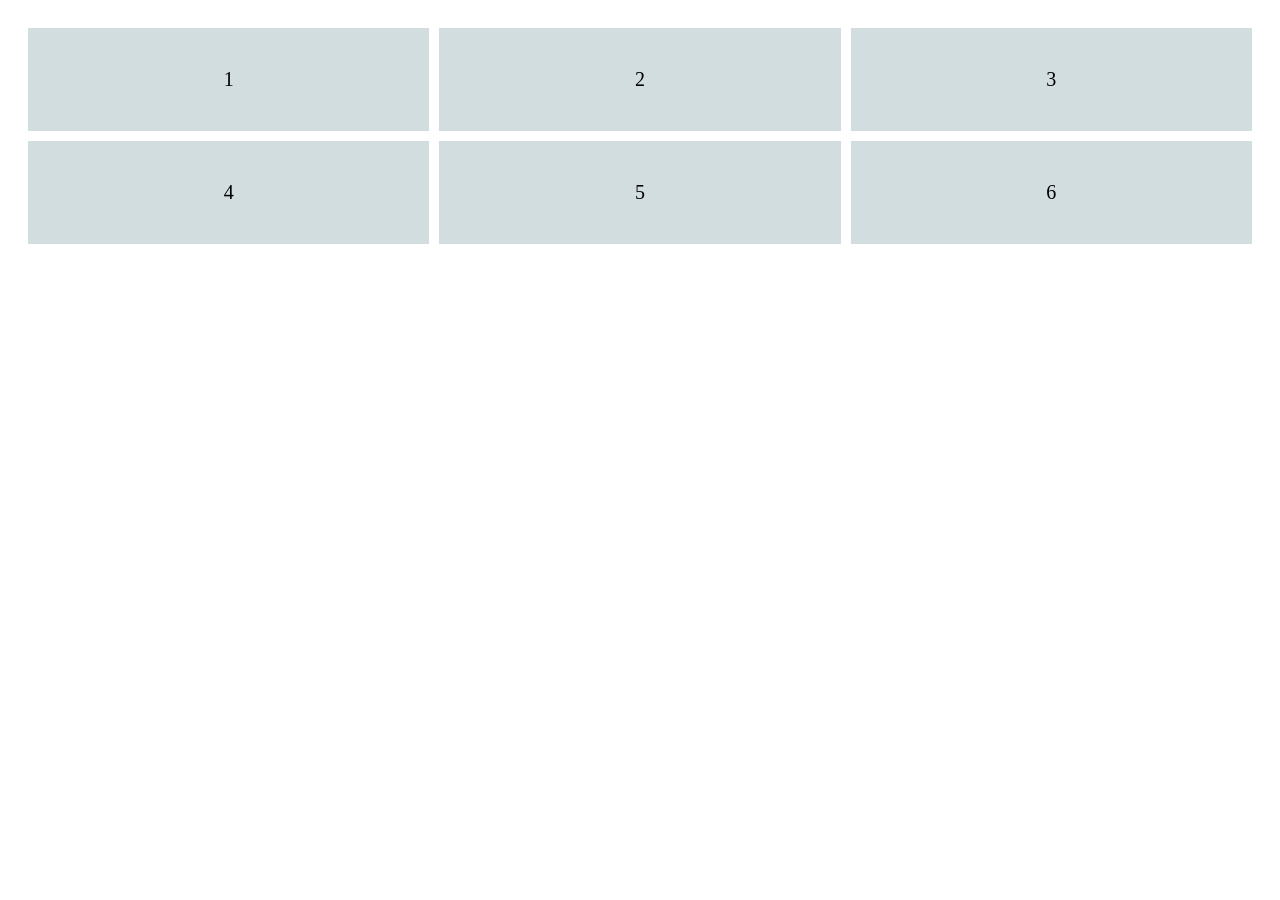
<file: grid/index.html>
<!DOCTYPE html>
<html>
<head>
  <title>Basic Grid</title>
  <link rel="stylesheet" href="styles.css">
</head>
<body>

<div class="container">
  <div class="box">1</div>
  <div class="box">2</div>
  <div class="box">3</div>
  <div class="box">4</div>
  <div class="box">5</div>
  <div class="box">6</div>
</div>

</body>
</html>
</file>
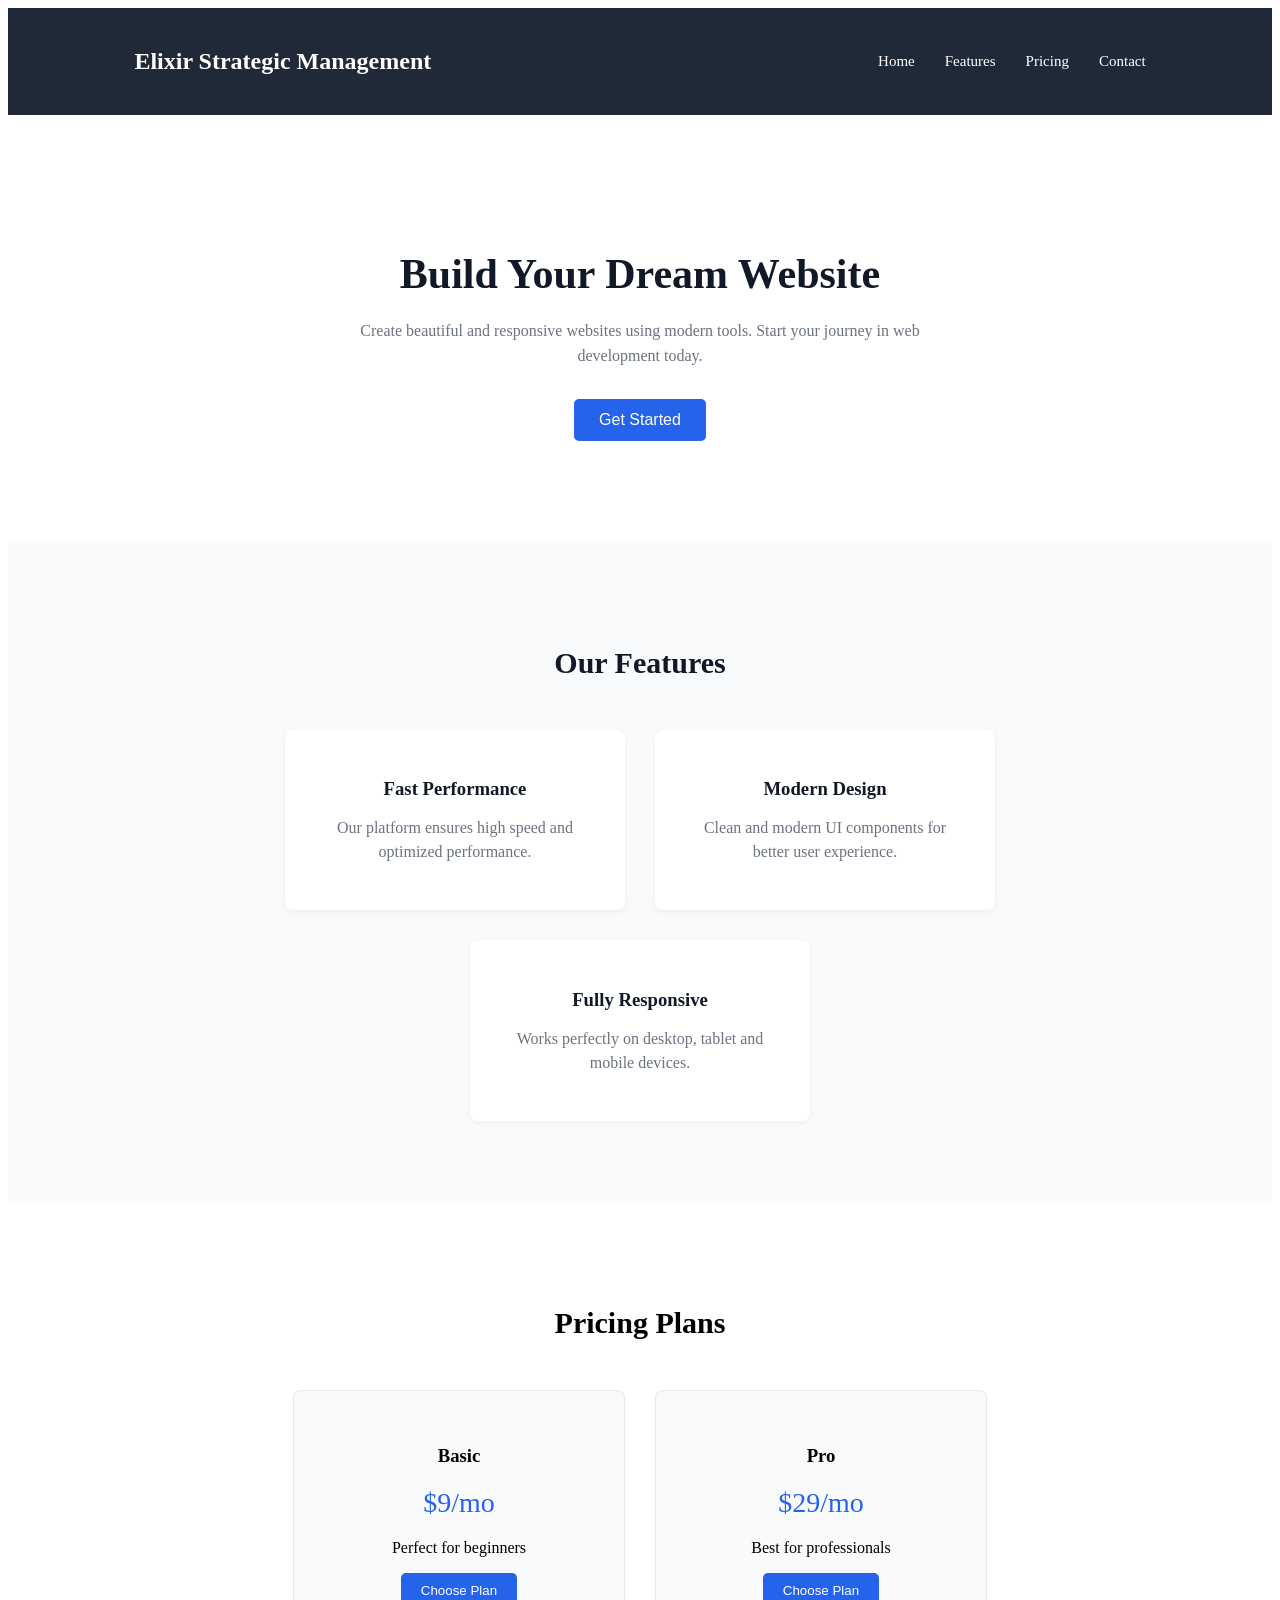
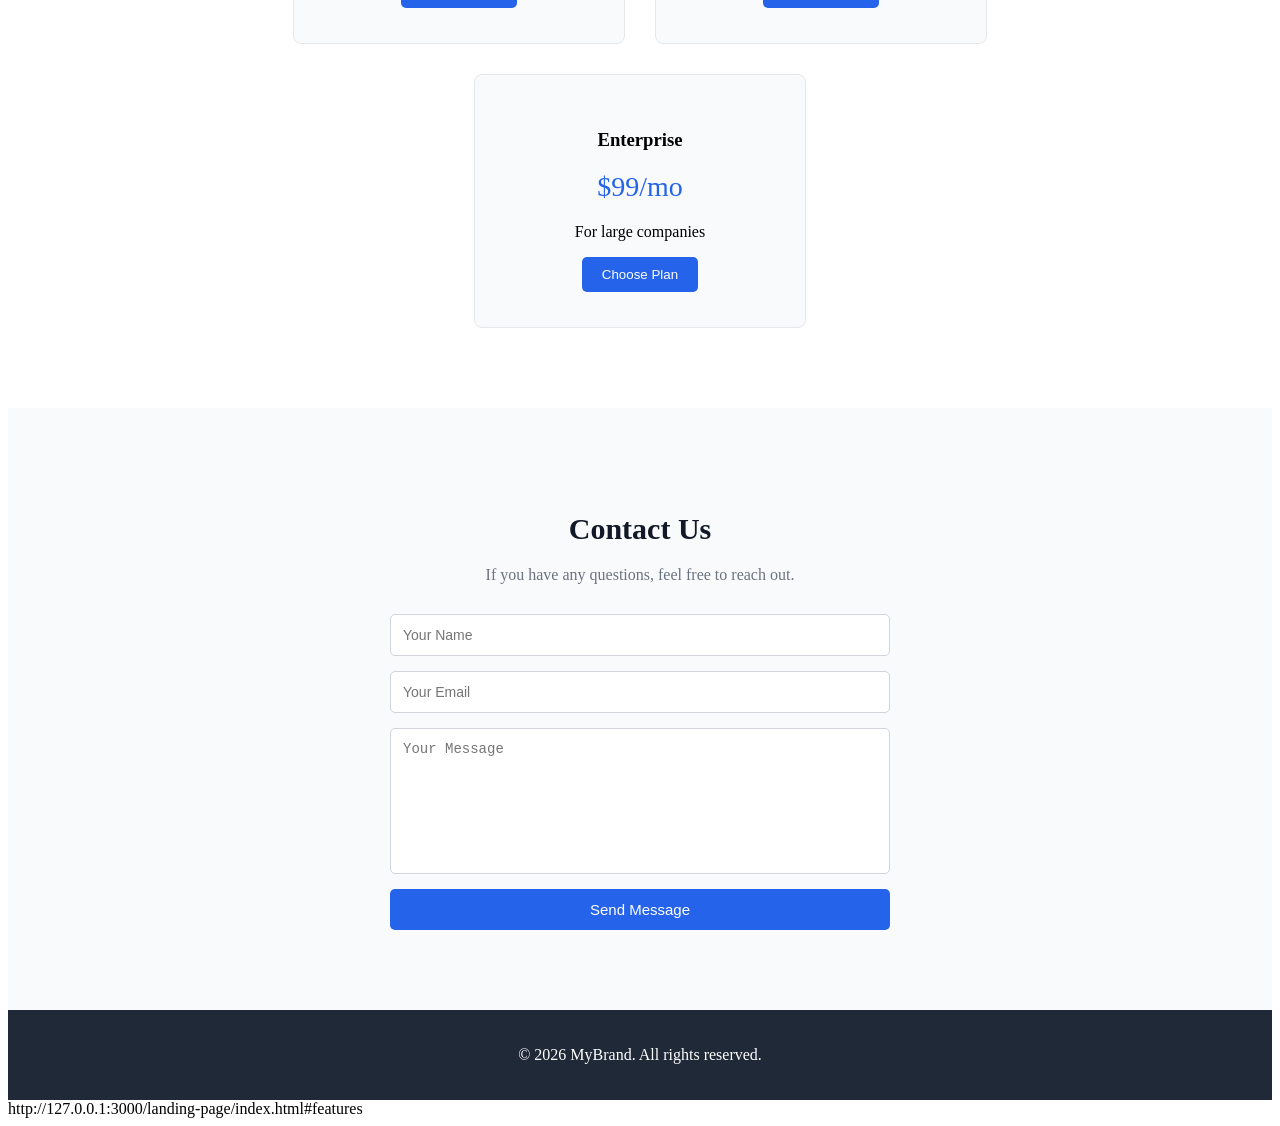
<file: landing-page/index.html>
<!DOCTYPE html>
<html lang="en">

<head>

    <meta charset="UTF-8">
    <meta name="viewport" content="width=device-width, initial-scale=1.0">

    <title>Vibhanshu Jain</title>

    <link rel="stylesheet" href="style.css">

</head>

<body>

    <!-- Navbar -->

    <nav>

        <h2>Elixir Strategic Management</h2>

        <ul>
            <li><a href="#home">Home</a></li>
            <li><a href="#features">Features</a></li>
            <li><a href="#pricing">Pricing</a></li>
            <li><a href="#contact">Contact</a></li>
        </ul>

    </nav>


    <!-- Hero Section -->

    <section id="home" class="hero">

        <h1>Build Your Dream Website</h1>

        <p>
            Create beautiful and responsive websites using modern tools.
            Start your journey in web development today.
        </p>

        <button>Get Started</button>

    </section>


    <!-- Features Section -->

    <section id="features" class="features">

        <h2>Our Features</h2>

        <div class="feature-container">

            <div class="feature">
                <h3>Fast Performance</h3>
                <p>Our platform ensures high speed and optimized performance.</p>
            </div>

            <div class="feature">
                <h3>Modern Design</h3>
                <p>Clean and modern UI components for better user experience.</p>
            </div>

            <div class="feature">
                <h3>Fully Responsive</h3>
                <p>Works perfectly on desktop, tablet and mobile devices.</p>
            </div>

        </div>

    </section>


    <!-- Pricing Section -->

    <section id="pricing" class="pricing">

        <h2>Pricing Plans</h2>

        <div class="price-container">

            <div class="card">
                <h3>Basic</h3>
                <div class="price">$9/mo</div>
                <p>Perfect for beginners</p>
                <button>Choose Plan</button>
            </div>

            <div class="card">
                <h3>Pro</h3>
                <div class="price">$29/mo</div>
                <p>Best for professionals</p>
                <button>Choose Plan</button>
            </div>

            <div class="card">
                <h3>Enterprise</h3>
                <div class="price">$99/mo</div>
                <p>For large companies</p>
                <button>Choose Plan</button>
            </div>

        </div>

    </section>


    <!-- Contact Section -->

    <section id="contact" class="contact">

        <h2>Contact Us</h2>

        <p>If you have any questions, feel free to reach out.</p>

        <form>

            <input type="text" placeholder="Your Name" required>

            <input type="email" placeholder="Your Email" required>

            <textarea placeholder="Your Message"></textarea>

            <button type="submit">Send Message</button>

        </form>

    </section>


    <!-- Footer -->

    <footer>

        <p>© 2026 MyBrand. All rights reserved.</p>

    </footer>

</body>

</html>


http://127.0.0.1:3000/landing-page/index.html#features
</file>
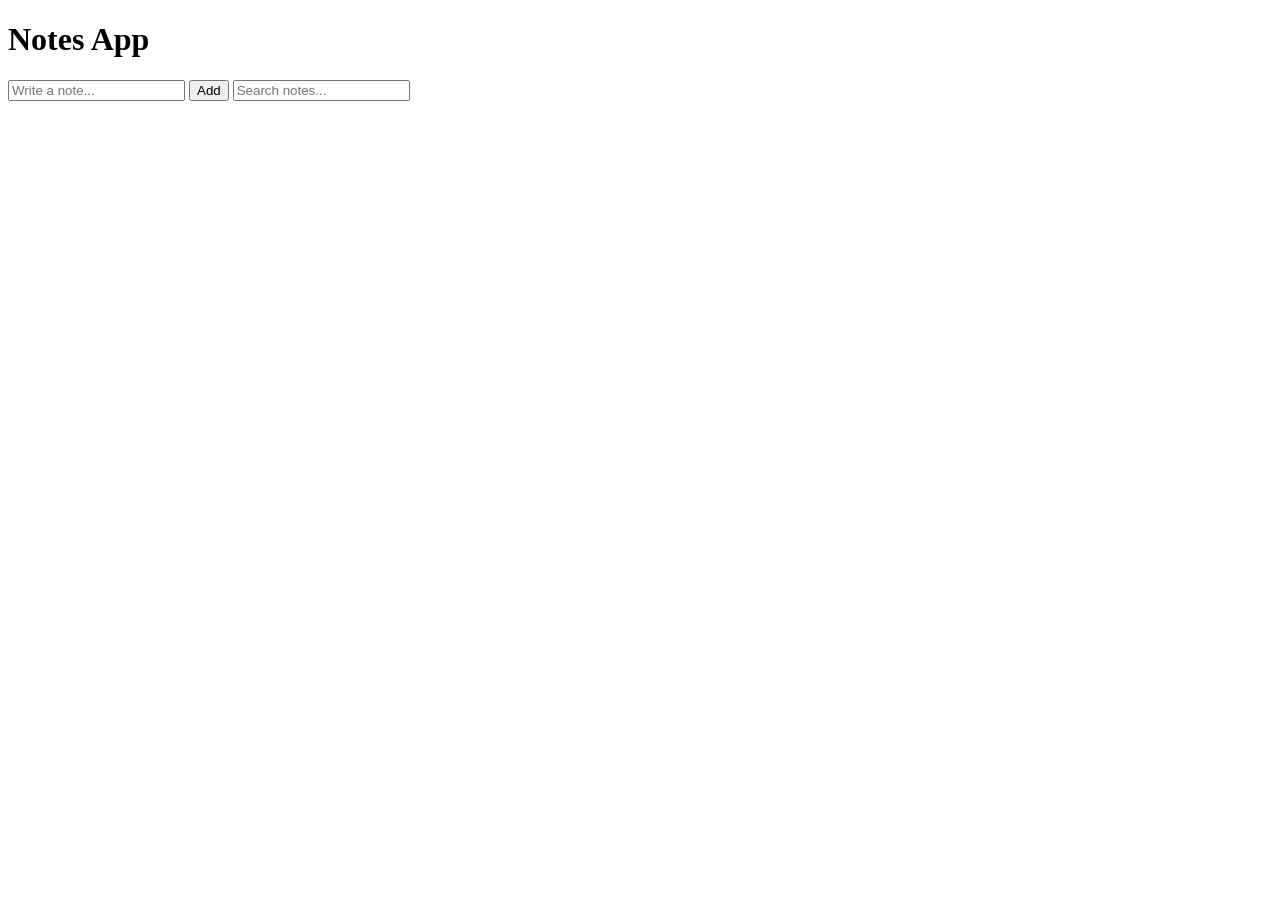
<file: notes_maker/index.html>
<!DOCTYPE html>
<html lang="en">
<head>
  <title>Notes App</title>
</head>
<body>

  <h1>Notes App</h1>

  <!-- Input -->
  <input id="noteInput" placeholder="Write a note..." />
  <button id="addBtn">Add</button>

  <!-- Search -->
  <input id="searchInput" placeholder="Search notes..." />

  <!-- Notes List -->
  <ul id="notesList"></ul>

  <script src="script.js"></script>
</body>
</html>
</file>
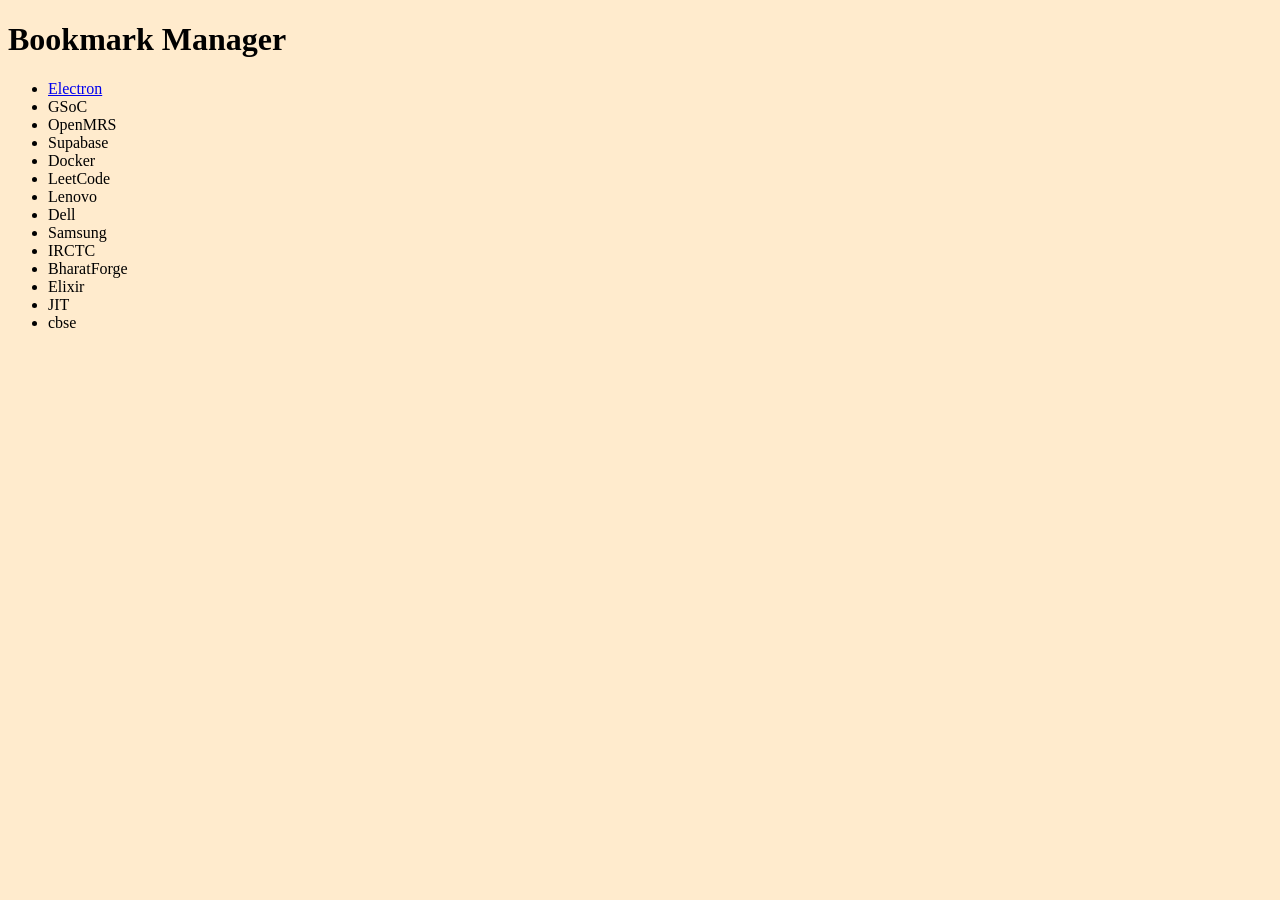
<file: bookmark.html>
<!DOCTYPE html>
<html lang="en">
<head>
    <meta charset="UTF-8">
    <meta name="viewport" content="width=device-width, initial-scale=1.0">
    <title>Document</title>
</head>
<body style="background-color: blanchedalmond;">
    <h1>Bookmark Manager</h1>

    <p>
        <ul>
            <li><a href="https://www.electronjs.org/" target="_blank">Electron</a></li>
            <li>GSoC</li>
            <li>OpenMRS</li>
            <li>Supabase</li>
            <li>Docker</li>
            <li>LeetCode</li>
            <li>Lenovo</li>
            <Li>Dell</Li>
            <li>Samsung</li>
            <li>IRCTC</li>
            <li>BharatForge</li>
            <li>Elixir</li>
            <li>JIT</li>
            <li>cbse</li>
        </ul>
    </p>
</body>
</html>
</file>
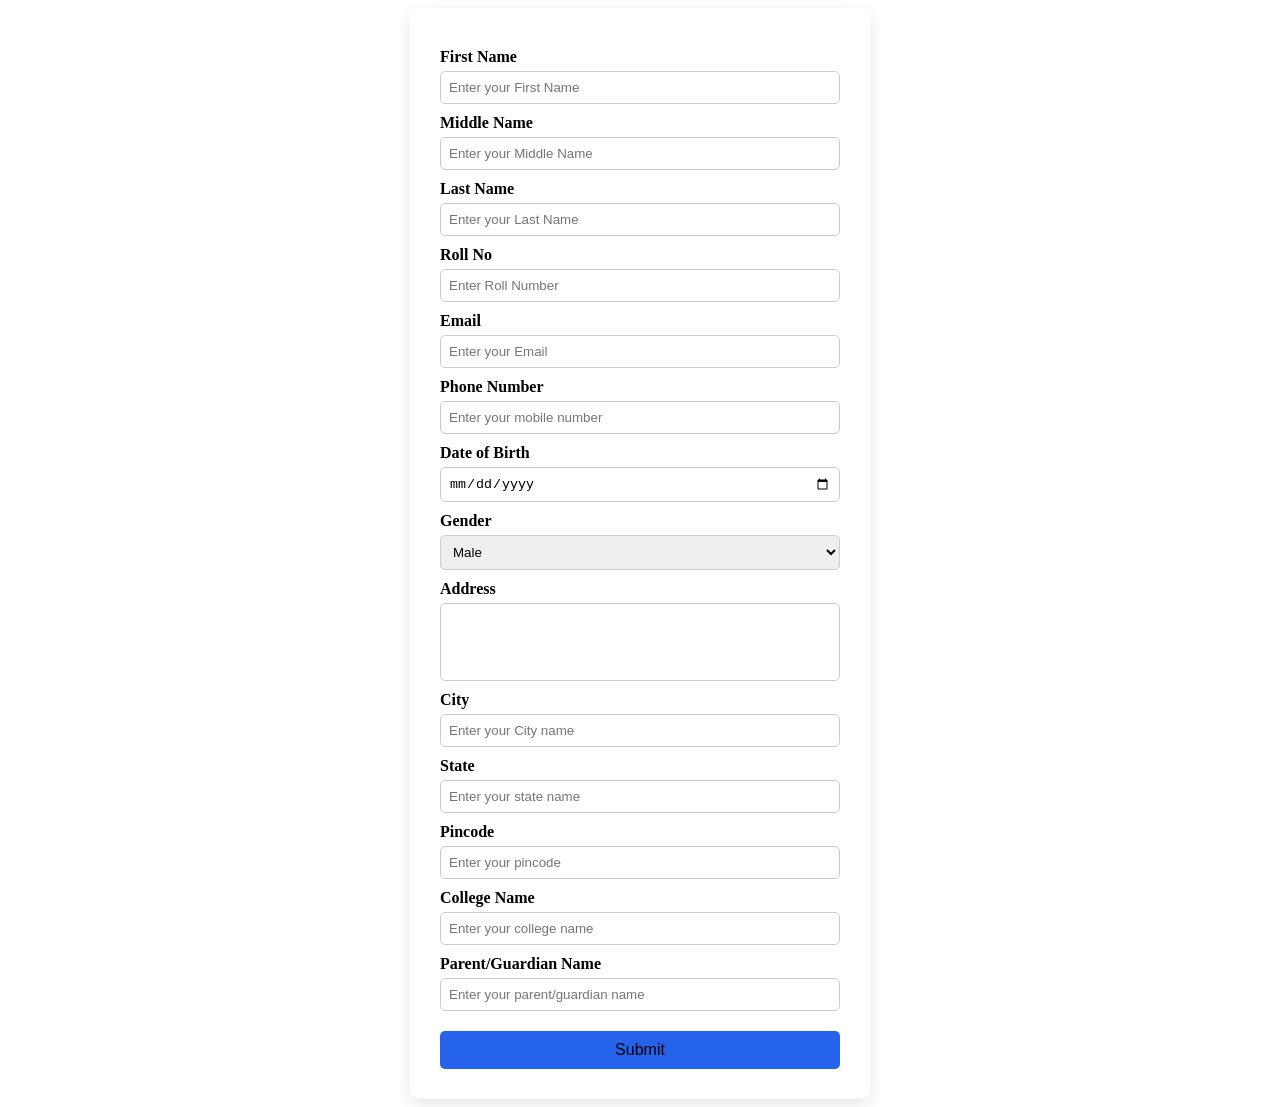
<file: form.html>
<!doctype html>
<html lang="en">
  <head>
    <meta charset="UTF-8" />
    <meta name="viewport" content="width=device-width, initial-scale=1.0" />
    <title>Form Builder</title>
    <link rel="stylesheet" href="./styles.css" />
  </head>
  <body>
    <div class="container">
      <form onsubmit="">
        <label>First Name</label>
        <input type="text" placeholder="Enter your First Name" />

        <label>Middle Name</label>
        <input type="text" placeholder="Enter your Middle Name" />

        <label>Last Name</label>
        <input type="text" placeholder="Enter your Last Name" />

        <label>Roll No</label>
        <input type="text" placeholder="Enter Roll Number" />

        <label>Email</label>
        <input type="email" placeholder="Enter your Email" />

        <label>Phone Number</label>
        <input type="tel" placeholder="Enter your mobile number" />

        <label>Date of Birth</label>
        <input type="date" />

        <label>Gender</label>
        <select>
          <option>Male</option>
          <option>Female</option>
          <option>Other</option>
        </select>

        <label>Address</label>
        <textarea placeholder="Enter your address"> </textarea>

        <label>City</label>
        <input type="text" placeholder="Enter your City name" />

        <label>State</label>
        <input type="State" placeholder="Enter your state name" />

        <label>Pincode</label>
        <input type="text" placeholder="Enter your pincode" />

        <label>College Name</label>
        <input type="text" placeholder="Enter your college name" />

        <label>Parent/Guardian Name</label>
        <input type="text" placeholder="Enter your parent/guardian name" />

        <button>Submit</button>
      </form>
    </div>
  </body>
</html>
</file>
<file: grid/styles.css>
body {
  font-family: Algerian;
}

.container {
  display: grid;
  grid-template-columns: repeat(3, 1fr);
  gap: 10px;
  padding: 20px;
}

.box {
  background-color: #2563;
  padding: 40px;
  text-align: center;
  font-size: 20px;
}
</file>
<file: landing-page/style.css>
```css
/* Global Reset */

*{
margin:0;
padding:0;
box-sizing:border-box;
font-family:Arial, Helvetica, sans-serif;
}

html{
scroll-behavior:smooth;
}


/* Navbar */

nav{
display:flex;
justify-content:space-between;
align-items:center;
padding:20px 10%;
background:#1f2937;
color:white;
}

nav ul{
display:flex;
gap:30px;
list-style:none;
}

nav a{
text-decoration:none;
color:white;
font-size:15px;
transition:color 0.2s ease;
}

nav a:hover{
color:#2563eb;
}


/* Hero */

.hero{
padding:100px 20px;
text-align:center;
background:white;
}

.hero h1{
font-size:42px;
color:#111827;
margin-bottom:20px;
}

.hero p{
max-width:600px;
margin:auto;
color:#6b7280;
margin-bottom:30px;
line-height:1.6;
}

.hero button{
padding:12px 25px;
background:#2563eb;
border:none;
color:white;
border-radius:5px;
cursor:pointer;
font-size:16px;
}

.hero button:hover{
background:#1d4ed8;
}


/* Features */

.features{
padding:80px 10%;
text-align:center;
background:#f9fafb;
}

.features h2{
font-size:30px;
margin-bottom:50px;
color:#111827;
}

.feature-container{
display:flex;
gap:30px;
justify-content:center;
flex-wrap:wrap;
}

.feature{
background:white;
padding:30px;
border-radius:8px;
width:280px;
box-shadow:0 2px 6px rgba(0,0,0,0.05);
}

.feature h3{
margin-bottom:10px;
color:#111827;
}

.feature p{
color:#6b7280;
line-height:1.5;
}


/* Pricing */

.pricing{
padding:80px 10%;
text-align:center;
background:white;
}

.pricing h2{
margin-bottom:50px;
font-size:30px;
}

.price-container{
display:flex;
gap:30px;
justify-content:center;
flex-wrap:wrap;
}

.card{
background:#f9fafb;
padding:35px;
width:260px;
border-radius:8px;
border:1px solid #e5e7eb;
text-align:center;
}

.card h3{
margin-bottom:10px;
}

.price{
font-size:28px;
margin:20px 0;
color:#2563eb;
}

.card button{
padding:10px 20px;
background:#2563eb;
color:white;
border:none;
border-radius:5px;
cursor:pointer;
}

.card button:hover{
background:#1d4ed8;
}


/* Contact Section */

.contact{
padding:80px 10%;
text-align:center;
background:#f9fafb;
}

.contact h2{
font-size:30px;
margin-bottom:20px;
color:#111827;
}

.contact p{
margin-bottom:30px;
color:#6b7280;
}

.contact form{
max-width:500px;
margin:auto;
display:flex;
flex-direction:column;
gap:15px;
}

.contact input,
.contact textarea{
padding:12px;
border:1px solid #d1d5db;
border-radius:5px;
font-size:14px;
}

.contact textarea{
height:120px;
resize:none;
}

.contact button{
padding:12px;
background:#2563eb;
color:white;
border:none;
border-radius:5px;
cursor:pointer;
font-size:15px;
}

.contact button:hover{
background:#1d4ed8;
}


/* Footer */

footer{
background:#1f2937;
color:white;
text-align:center;
padding:20px;
}


/* Responsive */

@media(max-width:768px){

nav{
flex-direction:column;
gap:10px;
}

.hero h1{
font-size:32px;
}

.feature-container{
flex-direction:column;
align-items:center;
}

.price-container{
flex-direction:column;
align-items:center;
}

}
```
</file>
<file: styles.css>
body {
    display: flex;
    justify-content: center;
    align-items: center;
}

.container {
    padding: 30px;
    width: 400px;
    border-radius: 10px;
    box-shadow: 0 5px 15px rgba(0,0,0,0.1);
}


form {
    display: flex;
    flex-direction: column;
}

label {
    margin-top: 10px;
    font-weight: bold;
}

input, select, textarea {
    padding: 8px;
    margin-top: 5px;
    border: 1px solid #ccc;
    border-radius: 5px;
}

textarea {
    resize: none;
    height: 60px;
}

button {
    margin-top: 20px;
    padding: 10px;
    background: #2563eb;
    border: none;
    border-radius: 5px;
    cursor: pointer;
    font-size: 16px;
}

button:hover{
    background: red
}
</file>
